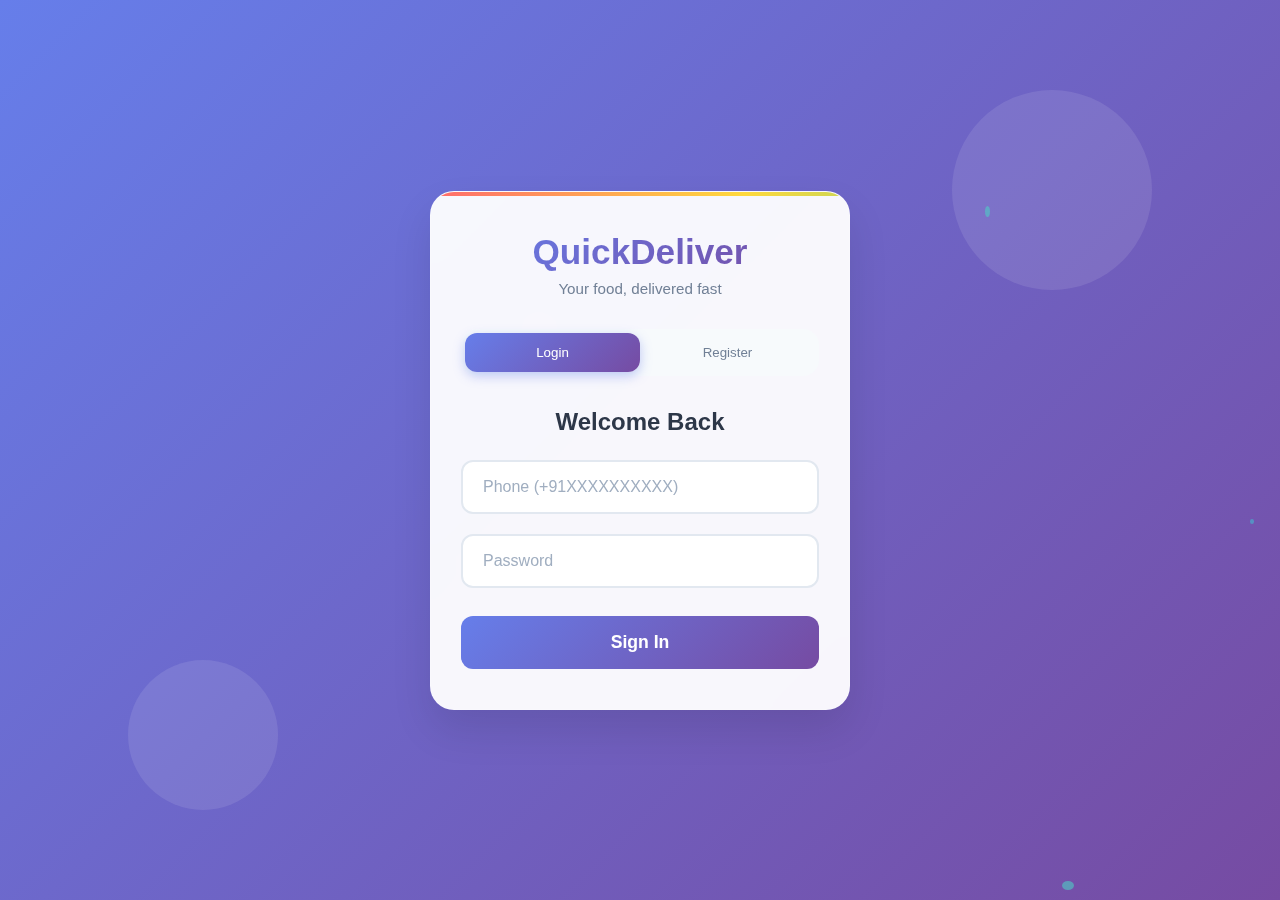
<file: index.html>
<!DOCTYPE html>
<html lang="en">
  <head>
    <meta charset="UTF-8" />
    <meta name="viewport" content="width=device-width, initial-scale=1.0" />
    <title>Delivery Login/Register</title>
    <style>
      * {
        margin: 0;
        padding: 0;
        box-sizing: border-box;
      }

      body {
        font-family: "Inter", -apple-system, BlinkMacSystemFont, sans-serif;
        background: linear-gradient(135deg, #667eea 0%, #764ba2 100%);
        min-height: 100vh;
        display: flex;
        align-items: center;
        justify-content: center;
        padding: 20px;
      }

      .container {
        width: 100%;
        max-width: 420px;
        background: rgba(255, 255, 255, 0.95);
        backdrop-filter: blur(10px);
        border-radius: 24px;
        padding: 40px 30px;
        box-shadow: 0 20px 40px rgba(0, 0, 0, 0.1);
        border: 1px solid rgba(255, 255, 255, 0.2);
        position: relative;
        overflow: hidden;
      }

      .container::before {
        content: "";
        position: absolute;
        top: 0;
        left: 0;
        right: 0;
        height: 4px;
        background: linear-gradient(
          90deg,
          #ff6b6b,
          #ffd93d,
          #6bcf7f,
          #4d96ff,
          #9c88ff
        );
        background-size: 300% 100%;
        animation: gradient 3s ease infinite;
      }

      @keyframes gradient {
        0% {
          background-position: 0% 50%;
        }
        50% {
          background-position: 100% 50%;
        }
        100% {
          background-position: 0% 50%;
        }
      }

      h1 {
        text-align: center;
        color: #2d3748;
        font-size: 2.2rem;
        font-weight: 700;
        margin-bottom: 8px;
        background: linear-gradient(135deg, #667eea, #764ba2);
        -webkit-background-clip: text;
        -webkit-text-fill-color: transparent;
        background-clip: text;
      }

      .subtitle {
        text-align: center;
        color: #718096;
        font-size: 0.95rem;
        margin-bottom: 32px;
      }

      #form-toggle {
        display: flex;
        background: #f7fafc;
        border-radius: 16px;
        padding: 4px;
        margin-bottom: 32px;
        position: relative;
      }

      #form-toggle button {
        flex: 1;
        padding: 12px 20px;
        border: none;
        background: transparent;
        color: #718096;
        font-weight: 500;
        border-radius: 12px;
        cursor: pointer;
        transition: all 0.3s ease;
        position: relative;
        z-index: 2;
      }

      #form-toggle button.active {
        color: white;
        background: linear-gradient(135deg, #667eea, #764ba2);
        box-shadow: 0 4px 12px rgba(102, 126, 234, 0.4);
      }

      form {
        display: none;
        animation: fadeIn 0.5s ease forwards;
      }

      form.active {
        display: block;
      }

      @keyframes fadeIn {
        from {
          opacity: 0;
          transform: translateY(20px);
        }
        to {
          opacity: 1;
          transform: translateY(0);
        }
      }

      h2 {
        color: #2d3748;
        font-size: 1.5rem;
        font-weight: 600;
        margin-bottom: 24px;
        text-align: center;
      }

      .input-group {
        position: relative;
        margin-bottom: 20px;
      }

      input {
        width: 100%;
        padding: 16px 20px;
        border: 2px solid #e2e8f0;
        border-radius: 12px;
        font-size: 1rem;
        transition: all 0.3s ease;
        background: #fff;
        color: #2d3748;
      }

      input:focus {
        outline: none;
        border-color: #667eea;
        box-shadow: 0 0 0 3px rgba(102, 126, 234, 0.1);
        transform: translateY(-2px);
      }

      input::placeholder {
        color: #a0aec0;
      }

      .submit-btn {
        width: 100%;
        padding: 16px;
        background: linear-gradient(135deg, #667eea, #764ba2);
        color: white;
        border: none;
        border-radius: 12px;
        font-size: 1.1rem;
        font-weight: 600;
        cursor: pointer;
        transition: all 0.3s ease;
        margin-top: 8px;
        position: relative;
        overflow: hidden;
      }

      .submit-btn:hover {
        transform: translateY(-2px);
        box-shadow: 0 8px 25px rgba(102, 126, 234, 0.4);
      }

      .submit-btn:active {
        transform: translateY(0);
      }

      .submit-btn::before {
        content: "";
        position: absolute;
        top: 0;
        left: -100%;
        width: 100%;
        height: 100%;
        background: linear-gradient(
          90deg,
          transparent,
          rgba(255, 255, 255, 0.2),
          transparent
        );
        transition: left 0.5s;
      }

      .submit-btn:hover::before {
        left: 100%;
      }

      #message {
        margin-top: 20px;
        padding: 12px 16px;
        border-radius: 8px;
        text-align: center;
        font-weight: 500;
        display: none;
      }

      .message.success {
        background: linear-gradient(135deg, #48bb78, #38a169);
        color: white;
        display: block;
      }

      .message.error {
        background: linear-gradient(135deg, #f56565, #e53e3e);
        color: white;
        display: block;
      }

      .message.info {
        background: linear-gradient(135deg, #4299e1, #3182ce);
        color: white;
        display: block;
      }

      /* Mobile Responsiveness */
      @media (max-width: 480px) {
        body {
          padding: 10px;
        }

        .container {
          padding: 30px 20px;
          border-radius: 20px;
        }

        h1 {
          font-size: 1.8rem;
        }

        #form-toggle button {
          padding: 10px 16px;
          font-size: 0.9rem;
        }

        input,
        .submit-btn {
          padding: 14px 16px;
        }
      }

      @media (max-width: 360px) {
        .container {
          padding: 25px 15px;
        }

        h1 {
          font-size: 1.6rem;
        }
      }

      /* Loading animation for buttons */
      .loading {
        position: relative;
        color: transparent !important;
      }

      .loading::after {
        content: "";
        position: absolute;
        width: 20px;
        height: 20px;
        top: 50%;
        left: 50%;
        margin-left: -10px;
        margin-top: -10px;
        border: 2px solid transparent;
        border-top: 2px solid white;
        border-radius: 50%;
        animation: spin 1s linear infinite;
      }

      @keyframes spin {
        0% {
          transform: rotate(0deg);
        }
        100% {
          transform: rotate(360deg);
        }
      }

      /* Floating elements for visual appeal */
      .floating-elements {
        position: fixed;
        top: 0;
        left: 0;
        width: 100%;
        height: 100%;
        pointer-events: none;
        z-index: -1;
      }

      .floating-elements::before,
      .floating-elements::after {
        content: "";
        position: absolute;
        border-radius: 50%;
        background: rgba(255, 255, 255, 0.1);
      }

      .floating-elements::before {
        width: 200px;
        height: 200px;
        top: 10%;
        right: 10%;
        animation: float 6s ease-in-out infinite;
      }

      .floating-elements::after {
        width: 150px;
        height: 150px;
        bottom: 10%;
        left: 10%;
        animation: float 8s ease-in-out infinite reverse;
      }

      @keyframes float {
        0%,
        100% {
          transform: translateY(0px);
        }
        50% {
          transform: translateY(-20px);
        }
      }
    </style>
  </head>
  <body>
    <div class="floating-elements"></div>

    <div class="container">
      <h1>QuickDeliver</h1>
      <p class="subtitle">Your food, delivered fast</p>

      <div id="form-toggle">
        <button id="login-toggle" class="active" onclick="showLogin()">
          Login
        </button>
        <button id="register-toggle" onclick="showRegister()">Register</button>
      </div>

      <form id="login-form" class="active">
        <h2>Welcome Back</h2>
        <div class="input-group">
          <input
            type="tel"
            id="login-phone"
            placeholder="Phone (+91XXXXXXXXXX)"
            required
          />
        </div>
        <div class="input-group">
          <input
            type="password"
            id="login-password"
            placeholder="Password"
            required
          />
        </div>
        <button type="submit" class="submit-btn">Sign In</button>
      </form>

      <form id="register-form">
        <h2>Create Account</h2>
        <div class="input-group">
          <input type="text" id="reg-name" placeholder="Full Name" required />
        </div>
        <div class="input-group">
          <input
            type="tel"
            id="reg-phone"
            placeholder="Phone (+91XXXXXXXXXX)"
            required
          />
        </div>
        <div class="input-group">
          <input type="email" id="reg-email" placeholder="Email (optional)" />
        </div>
        <div class="input-group">
          <input
            type="password"
            id="reg-password"
            placeholder="Create Password"
            required
          />
        </div>
        <button type="submit" class="submit-btn">Create Account</button>
      </form>

      <div id="message"></div>
    </div>

    <script>
      // Design-related JavaScript functions for visual enhancements

      // Form toggle functions (keeping your existing function names)
      function showLogin() {
        document.getElementById("login-form").classList.add("active");
        document.getElementById("register-form").classList.remove("active");
        document.getElementById("login-toggle").classList.add("active");
        document.getElementById("register-toggle").classList.remove("active");

        // Add smooth transition effect
        triggerFormTransition();
      }

      function showRegister() {
        document.getElementById("register-form").classList.add("active");
        document.getElementById("login-form").classList.remove("active");
        document.getElementById("register-toggle").classList.add("active");
        document.getElementById("login-toggle").classList.remove("active");

        // Add smooth transition effect
        triggerFormTransition();
      }

      // Visual transition effect for form switching
      function triggerFormTransition() {
        const container = document.querySelector(".container");
        container.style.transform = "scale(0.98)";
        setTimeout(() => {
          container.style.transform = "scale(1)";
        }, 150);
      }

      // Enhanced input interactions
      document.addEventListener("DOMContentLoaded", function () {
        // Add ripple effect to buttons
        addRippleEffect();

        // Initialize floating particles
        createFloatingParticles();

        // Add input focus animations
        enhanceInputs();

        // Add container entrance animation
        animateContainerEntrance();

        // Add parallax effect to floating elements
        addParallaxEffect();
      });

      // Ripple effect for buttons
      function addRippleEffect() {
        const buttons = document.querySelectorAll("button, .submit-btn");

        buttons.forEach((button) => {
          button.addEventListener("click", function (e) {
            const ripple = document.createElement("span");
            const rect = this.getBoundingClientRect();
            const size = Math.max(rect.width, rect.height);
            const x = e.clientX - rect.left - size / 2;
            const y = e.clientY - rect.top - size / 2;

            ripple.style.cssText = `
                        position: absolute;
                        border-radius: 50%;
                        background: rgba(255, 255, 255, 0.6);
                        width: ${size}px;
                        height: ${size}px;
                        left: ${x}px;
                        top: ${y}px;
                        transform: scale(0);
                        animation: ripple 0.6s linear;
                        pointer-events: none;
                    `;

            this.style.position = "relative";
            this.style.overflow = "hidden";
            this.appendChild(ripple);

            setTimeout(() => {
              ripple.remove();
            }, 600);
          });
        });

        // Add ripple animation CSS
        const style = document.createElement("style");
        style.textContent = `
                @keyframes ripple {
                    to {
                        transform: scale(4);
                        opacity: 0;
                    }
                }
            `;
        document.head.appendChild(style);
      }

      // Create floating particles for background
      function createFloatingParticles() {
        const particleCount = 6;
        const colors = ["#667eea", "#764ba2", "#ff6b6b", "#4ecdc4", "#45b7d1"];

        for (let i = 0; i < particleCount; i++) {
          const particle = document.createElement("div");
          particle.className = "floating-particle";
          particle.style.cssText = `
                    position: fixed;
                    width: ${Math.random() * 8 + 4}px;
                    height: ${Math.random() * 8 + 4}px;
                    background: ${
                      colors[Math.floor(Math.random() * colors.length)]
                    };
                    border-radius: 50%;
                    opacity: 0.6;
                    pointer-events: none;
                    z-index: -1;
                    left: ${Math.random() * 100}vw;
                    top: ${Math.random() * 100}vh;
                    animation: float-particle ${
                      Math.random() * 10 + 10
                    }s infinite linear;
                `;
          document.body.appendChild(particle);
        }

        // Add particle animation CSS
        const style = document.createElement("style");
        style.textContent = `
                @keyframes float-particle {
                    0% {
                        transform: translate(0, 100vh) rotate(0deg);
                        opacity: 0;
                    }
                    10% {
                        opacity: 0.6;
                    }
                    90% {
                        opacity: 0.6;
                    }
                    100% {
                        transform: translate(0, -100vh) rotate(360deg);
                        opacity: 0;
                    }
                }
            `;
        document.head.appendChild(style);
      }

      // Enhance input interactions
      function enhanceInputs() {
        const inputs = document.querySelectorAll("input");

        inputs.forEach((input) => {
          // Add focus wave effect
          input.addEventListener("focus", function () {
            this.style.animation = "input-focus 0.3s ease forwards";
          });

          input.addEventListener("blur", function () {
            this.style.animation = "input-blur 0.3s ease forwards";
          });

          // Add typing effect
          input.addEventListener("input", function () {
            this.style.transform = "scale(1.02)";
            setTimeout(() => {
              this.style.transform = "scale(1)";
            }, 100);
          });
        });

        // Add input animation CSS
        const style = document.createElement("style");
        style.textContent = `
                @keyframes input-focus {
                    0% { box-shadow: 0 0 0 3px rgba(102, 126, 234, 0); }
                    100% { box-shadow: 0 0 0 3px rgba(102, 126, 234, 0.1); }
                }
                
                @keyframes input-blur {
                    0% { box-shadow: 0 0 0 3px rgba(102, 126, 234, 0.1); }
                    100% { box-shadow: 0 0 0 3px rgba(102, 126, 234, 0); }
                }
            `;
        document.head.appendChild(style);
      }

      // Container entrance animation
      function animateContainerEntrance() {
        const container = document.querySelector(".container");
        container.style.opacity = "0";
        container.style.transform = "translateY(50px) scale(0.9)";

        setTimeout(() => {
          container.style.transition =
            "all 0.8s cubic-bezier(0.175, 0.885, 0.32, 1.275)";
          container.style.opacity = "1";
          container.style.transform = "translateY(0) scale(1)";
        }, 100);
      }

      // Parallax effect for floating elements
      function addParallaxEffect() {
        let mouseX = 0;
        let mouseY = 0;

        document.addEventListener("mousemove", (e) => {
          mouseX = (e.clientX / window.innerWidth) * 100;
          mouseY = (e.clientY / window.innerHeight) * 100;

          const floatingElements = document.querySelector(".floating-elements");
          if (floatingElements) {
            floatingElements.style.transform = `translate(${mouseX * 0.05}px, ${
              mouseY * 0.05
            }px)`;
          }

          // Move container slightly with mouse
          const container = document.querySelector(".container");
          container.style.transform = `translate(${mouseX * 0.01}px, ${
            mouseY * 0.01
          }px)`;
        });
      }

      // Add smooth scroll behavior for mobile
      function addSmoothScrolling() {
        document.documentElement.style.scrollBehavior = "smooth";
      }

      // Initialize smooth scrolling
      addSmoothScrolling();

      // Add device-specific enhancements
      if ("ontouchstart" in window) {
        // Touch device enhancements
        document.body.classList.add("touch-device");

        // Add touch feedback
        const style = document.createElement("style");
        style.textContent = `
                .touch-device button:active,
                .touch-device .submit-btn:active {
                    transform: scale(0.95) !important;
                    transition: transform 0.1s ease;
                }
            `;
        document.head.appendChild(style);
      }
    </script>
    <script src="script.js"></script>
  </body>
</html>
</file>
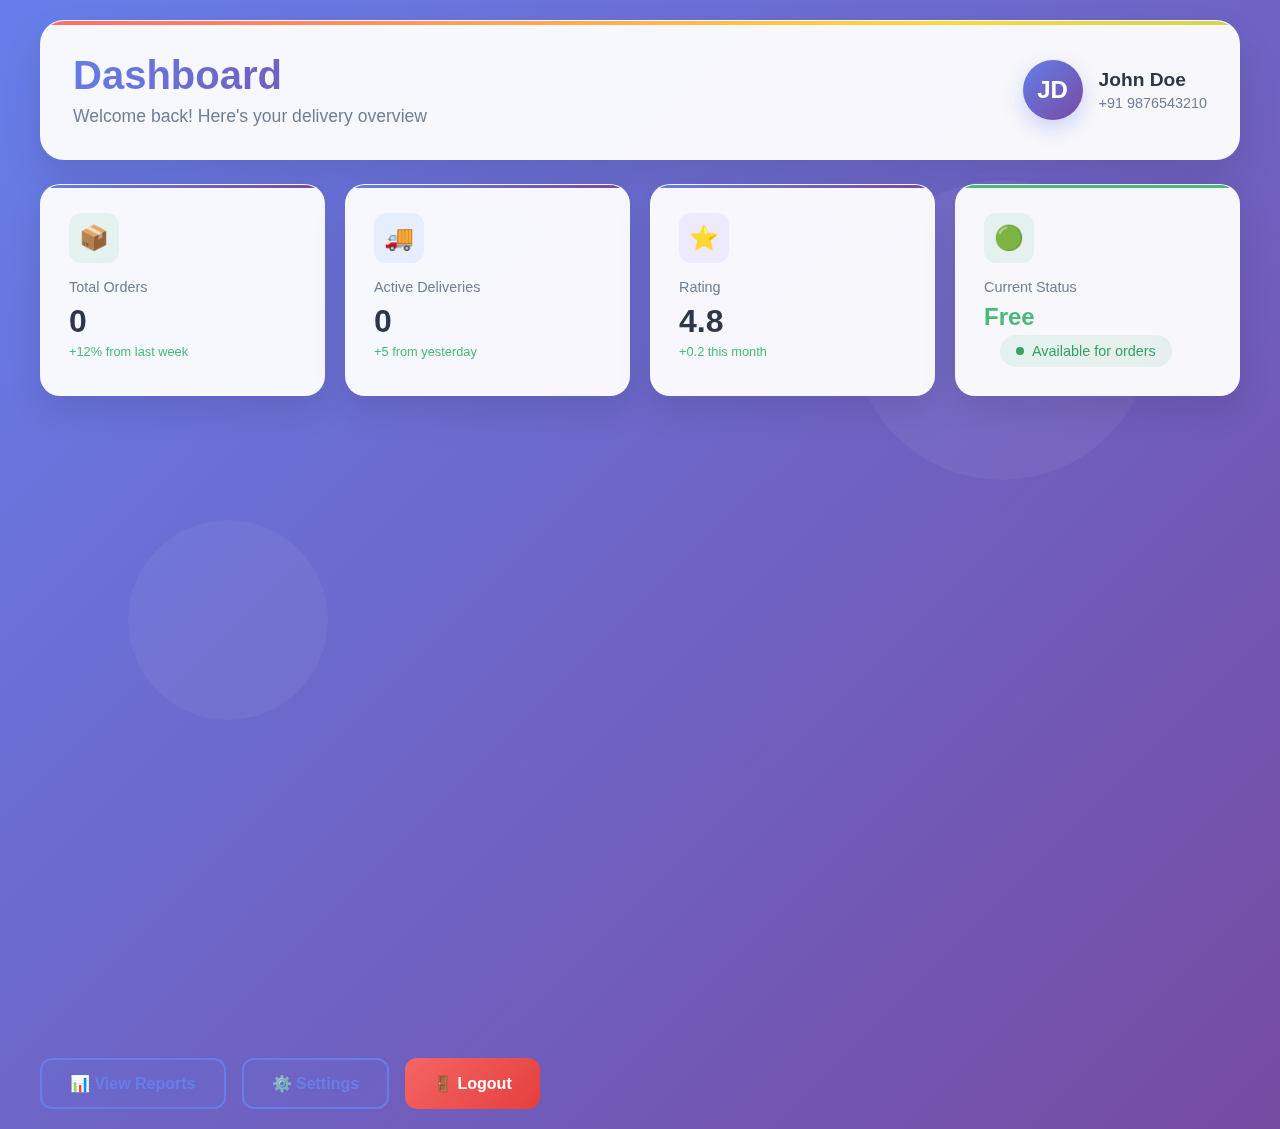
<file: dashboard.html>
<!DOCTYPE html>
<html lang="en">
  <head>
    <meta charset="UTF-8" />
    <meta name="viewport" content="width=device-width, initial-scale=1.0" />
    <title>QuickDeliver Dashboard</title>
    <style>
      * {
        margin: 0;
        padding: 0;
        box-sizing: border-box;
      }

      body {
        font-family: "Inter", -apple-system, BlinkMacSystemFont, sans-serif;
        background: linear-gradient(135deg, #667eea 0%, #764ba2 100%);
        min-height: 100vh;
        padding: 20px;
        color: #2d3748;
      }

      .dashboard-container {
        max-width: 1200px;
        margin: 0 auto;
        display: grid;
        gap: 24px;
        grid-template-columns: 1fr;
      }

      /* Header Section */
      .header-card {
        background: rgba(255, 255, 255, 0.95);
        backdrop-filter: blur(10px);
        border-radius: 24px;
        padding: 32px;
        box-shadow: 0 20px 40px rgba(0, 0, 0, 0.1);
        border: 1px solid rgba(255, 255, 255, 0.2);
        position: relative;
        overflow: hidden;
      }

      .header-card::before {
        content: "";
        position: absolute;
        top: 0;
        left: 0;
        right: 0;
        height: 4px;
        background: linear-gradient(
          90deg,
          #ff6b6b,
          #ffd93d,
          #6bcf7f,
          #4d96ff,
          #9c88ff
        );
        background-size: 300% 100%;
        animation: gradient 3s ease infinite;
      }

      @keyframes gradient {
        0% {
          background-position: 0% 50%;
        }
        50% {
          background-position: 100% 50%;
        }
        100% {
          background-position: 0% 50%;
        }
      }

      .header-content {
        display: flex;
        justify-content: space-between;
        align-items: center;
        flex-wrap: wrap;
        gap: 20px;
      }

      .welcome-section h1 {
        font-size: 2.5rem;
        font-weight: 700;
        background: linear-gradient(135deg, #667eea, #764ba2);
        -webkit-background-clip: text;
        -webkit-text-fill-color: transparent;
        background-clip: text;
        margin-bottom: 8px;
      }

      .user-info {
        display: flex;
        align-items: center;
        gap: 16px;
      }

      .user-avatar {
        width: 60px;
        height: 60px;
        border-radius: 50%;
        background: linear-gradient(135deg, #667eea, #764ba2);
        display: flex;
        align-items: center;
        justify-content: center;
        color: white;
        font-size: 1.5rem;
        font-weight: bold;
        box-shadow: 0 8px 20px rgba(102, 126, 234, 0.3);
      }

      .user-details h3 {
        font-size: 1.2rem;
        font-weight: 600;
        margin-bottom: 4px;
      }

      .user-details p {
        color: #718096;
        font-size: 0.9rem;
      }

      /* Stats Grid */
      .stats-grid {
        display: grid;
        grid-template-columns: repeat(auto-fit, minmax(250px, 1fr));
        gap: 20px;
      }

      .stat-card {
        background: rgba(255, 255, 255, 0.95);
        backdrop-filter: blur(10px);
        border-radius: 20px;
        padding: 28px;
        box-shadow: 0 15px 35px rgba(0, 0, 0, 0.1);
        border: 1px solid rgba(255, 255, 255, 0.2);
        transition: all 0.3s ease;
        position: relative;
        overflow: hidden;
      }

      .stat-card:hover {
        transform: translateY(-8px);
        box-shadow: 0 25px 50px rgba(0, 0, 0, 0.15);
      }

      .stat-card::before {
        content: "";
        position: absolute;
        top: 0;
        left: 0;
        right: 0;
        height: 3px;
        background: var(
          --accent-color,
          linear-gradient(90deg, #667eea, #764ba2)
        );
      }

      .stat-card.status-card::before {
        background: var(--status-color, #48bb78);
      }

      .stat-icon {
        width: 50px;
        height: 50px;
        border-radius: 12px;
        background: var(--icon-bg, rgba(102, 126, 234, 0.1));
        display: flex;
        align-items: center;
        justify-content: center;
        margin-bottom: 16px;
        font-size: 1.5rem;
      }

      .stat-title {
        font-size: 0.9rem;
        color: #718096;
        font-weight: 500;
        margin-bottom: 8px;
      }

      .stat-value {
        font-size: 2rem;
        font-weight: 700;
        color: #2d3748;
        margin-bottom: 4px;
      }

      .stat-change {
        font-size: 0.8rem;
        font-weight: 500;
      }

      .stat-change.positive {
        color: #48bb78;
      }

      .stat-change.negative {
        color: #f56565;
      }

      /* Status Section */
      .status-section {
        background: rgba(255, 255, 255, 0.95);
        backdrop-filter: blur(10px);
        border-radius: 20px;
        padding: 32px;
        box-shadow: 0 15px 35px rgba(0, 0, 0, 0.1);
        border: 1px solid rgba(255, 255, 255, 0.2);
      }

      .section-title {
        font-size: 1.5rem;
        font-weight: 600;
        margin-bottom: 24px;
        display: flex;
        align-items: center;
        gap: 12px;
      }

      .status-controls {
        display: flex;
        gap: 16px;
        align-items: center;
        flex-wrap: wrap;
      }

      .status-select {
        padding: 12px 20px;
        border: 2px solid #e2e8f0;
        border-radius: 12px;
        font-size: 1rem;
        background: white;
        color: #2d3748;
        cursor: pointer;
        transition: all 0.3s ease;
        min-width: 150px;
      }

      .status-select:focus {
        outline: none;
        border-color: #667eea;
        box-shadow: 0 0 0 3px rgba(102, 126, 234, 0.1);
      }

      .update-btn {
        padding: 12px 24px;
        background: linear-gradient(135deg, #667eea, #764ba2);
        color: white;
        border: none;
        border-radius: 12px;
        font-size: 1rem;
        font-weight: 600;
        cursor: pointer;
        transition: all 0.3s ease;
        position: relative;
        overflow: hidden;
      }

      .update-btn:hover {
        transform: translateY(-2px);
        box-shadow: 0 8px 25px rgba(102, 126, 234, 0.4);
      }

      .status-indicator {
        display: inline-flex;
        align-items: center;
        gap: 8px;
        padding: 8px 16px;
        border-radius: 20px;
        font-size: 0.9rem;
        font-weight: 500;
        margin-left: 16px;
      }

      .status-indicator.free {
        background: rgba(72, 187, 120, 0.1);
        color: #38a169;
      }

      .status-indicator.occupied {
        background: rgba(245, 101, 101, 0.1);
        color: #e53e3e;
      }

      .status-dot {
        width: 8px;
        height: 8px;
        border-radius: 50%;
        background: currentColor;
        animation: pulse 2s infinite;
      }

      @keyframes pulse {
        0%,
        100% {
          opacity: 1;
        }
        50% {
          opacity: 0.5;
        }
      }

      /* Recent Calls Section */
      .calls-section {
        background: rgba(255, 255, 255, 0.95);
        backdrop-filter: blur(10px);
        border-radius: 20px;
        padding: 32px;
        box-shadow: 0 15px 35px rgba(0, 0, 0, 0.1);
        border: 1px solid rgba(255, 255, 255, 0.2);
      }

      .call-list {
        list-style: none;
        display: flex;
        flex-direction: column;
        gap: 16px;
      }

      .call-item {
        display: flex;
        align-items: center;
        justify-content: space-between;
        padding: 20px;
        background: #f8fafc;
        border-radius: 16px;
        border-left: 4px solid #667eea;
        transition: all 0.3s ease;
      }

      .call-item:hover {
        background: #edf2f7;
        transform: translateX(4px);
      }

      .call-info {
        display: flex;
        align-items: center;
        gap: 16px;
      }

      .call-icon {
        width: 40px;
        height: 40px;
        border-radius: 10px;
        background: rgba(102, 126, 234, 0.1);
        display: flex;
        align-items: center;
        justify-content: center;
        font-size: 1.2rem;
        color: #667eea;
      }

      .call-details h4 {
        font-size: 1rem;
        font-weight: 600;
        margin-bottom: 4px;
      }

      .call-details p {
        font-size: 0.85rem;
        color: #718096;
      }

      .call-time {
        font-size: 0.8rem;
        color: #a0aec0;
        font-weight: 500;
      }

      .call-status {
        padding: 4px 12px;
        border-radius: 12px;
        font-size: 0.75rem;
        font-weight: 500;
        text-transform: uppercase;
      }

      .call-status.completed {
        background: rgba(72, 187, 120, 0.1);
        color: #38a169;
      }

      .call-status.missed {
        background: rgba(245, 101, 101, 0.1);
        color: #e53e3e;
      }

      .call-status.ongoing {
        background: rgba(66, 153, 225, 0.1);
        color: #3182ce;
      }

      /* Action Buttons */
      .action-buttons {
        display: flex;
        gap: 16px;
        margin-top: 32px;
        flex-wrap: wrap;
      }

      .action-btn {
        padding: 14px 28px;
        border: none;
        border-radius: 12px;
        font-size: 1rem;
        font-weight: 600;
        cursor: pointer;
        transition: all 0.3s ease;
        position: relative;
        overflow: hidden;
      }

      .logout-btn {
        background: linear-gradient(135deg, #f56565, #e53e3e);
        color: white;
      }

      .logout-btn:hover {
        transform: translateY(-2px);
        box-shadow: 0 8px 25px rgba(245, 101, 101, 0.4);
      }

      .secondary-btn {
        background: rgba(102, 126, 234, 0.1);
        color: #667eea;
        border: 2px solid #667eea;
      }

      .secondary-btn:hover {
        background: #667eea;
        color: white;
        transform: translateY(-2px);
      }

      /* Loading States */
      .loading {
        position: relative;
        color: transparent !important;
      }

      .loading::after {
        content: "";
        position: absolute;
        width: 20px;
        height: 20px;
        top: 50%;
        left: 50%;
        margin-left: -10px;
        margin-top: -10px;
        border: 2px solid transparent;
        border-top: 2px solid currentColor;
        border-radius: 50%;
        animation: spin 1s linear infinite;
      }

      @keyframes spin {
        0% {
          transform: rotate(0deg);
        }
        100% {
          transform: rotate(360deg);
        }
      }

      /* Floating Background Elements */
      .floating-elements {
        position: fixed;
        top: 0;
        left: 0;
        width: 100%;
        height: 100%;
        pointer-events: none;
        z-index: -1;
      }

      .floating-elements::before,
      .floating-elements::after {
        content: "";
        position: absolute;
        border-radius: 50%;
        background: rgba(255, 255, 255, 0.05);
      }

      .floating-elements::before {
        width: 300px;
        height: 300px;
        top: 20%;
        right: 10%;
        animation: float 8s ease-in-out infinite;
      }

      .floating-elements::after {
        width: 200px;
        height: 200px;
        bottom: 20%;
        left: 10%;
        animation: float 6s ease-in-out infinite reverse;
      }

      @keyframes float {
        0%,
        100% {
          transform: translateY(0px) rotate(0deg);
        }
        50% {
          transform: translateY(-30px) rotate(180deg);
        }
      }

      /* Mobile Responsiveness */
      @media (max-width: 768px) {
        body {
          padding: 10px;
        }

        .dashboard-container {
          gap: 16px;
        }

        .header-card {
          padding: 24px;
        }

        .header-content {
          flex-direction: column;
          text-align: center;
        }

        .welcome-section h1 {
          font-size: 2rem;
        }

        .stats-grid {
          grid-template-columns: 1fr;
        }

        .stat-card {
          padding: 20px;
        }

        .status-controls {
          flex-direction: column;
          align-items: stretch;
        }

        .status-select,
        .update-btn {
          width: 100%;
        }

        .call-item {
          flex-direction: column;
          gap: 12px;
          text-align: center;
        }

        .action-buttons {
          flex-direction: column;
        }

        .action-btn {
          width: 100%;
        }
      }

      @media (max-width: 480px) {
        .header-card,
        .stat-card,
        .status-section,
        .calls-section {
          padding: 16px;
        }

        .welcome-section h1 {
          font-size: 1.8rem;
        }

        .user-avatar {
          width: 50px;
          height: 50px;
          font-size: 1.2rem;
        }
      }
    </style>
  </head>
  <body>
    <div class="floating-elements"></div>

    <div class="dashboard-container">
      <!-- Header Section -->
      <div class="header-card">
        <div class="header-content">
          <div class="welcome-section">
            <h1>Dashboard</h1>
            <p style="color: #718096; font-size: 1.1rem">
              Welcome back! Here's your delivery overview
            </p>
          </div>
          <div class="user-info" id="user-info">
            <div class="user-avatar" id="user-avatar">JD</div>
            <div class="user-details">
              <h3 id="user-name">John Doe</h3>
              <p id="user-phone">+91 9876543210</p>
            </div>
          </div>
        </div>
      </div>

      <!-- Stats Grid -->
      <div class="stats-grid">
        <div class="stat-card">
          <div
            class="stat-icon"
            style="--icon-bg: rgba(72, 187, 120, 0.1); color: #48bb78"
          >
            📦
          </div>
          <div class="stat-title">Total Orders</div>
          <div class="stat-value" id="total-orders">0</div>
          <div class="stat-change positive">+12% from last week</div>
        </div>

        <div class="stat-card">
          <div
            class="stat-icon"
            style="--icon-bg: rgba(66, 153, 225, 0.1); color: #4299e1"
          >
            🚚
          </div>
          <div class="stat-title">Active Deliveries</div>
          <div class="stat-value" id="active-deliveries">0</div>
          <div class="stat-change positive">+5 from yesterday</div>
        </div>

        <div class="stat-card">
          <div
            class="stat-icon"
            style="--icon-bg: rgba(159, 122, 234, 0.1); color: #9f7aea"
          >
            ⭐
          </div>
          <div class="stat-title">Rating</div>
          <div class="stat-value" id="user-rating">4.8</div>
          <div class="stat-change positive">+0.2 this month</div>
        </div>

        <div class="stat-card status-card" style="--status-color: #48bb78">
          <div
            class="stat-icon"
            style="--icon-bg: rgba(72, 187, 120, 0.1); color: #48bb78"
          >
            🟢
          </div>
          <div class="stat-title">Current Status</div>
          <div
            class="stat-value"
            style="font-size: 1.5rem; color: #48bb78"
            id="current-status-display"
          >
            Free
          </div>
          <div class="status-indicator free" id="status-indicator">
            <div class="status-dot"></div>
            Available for orders
          </div>
        </div>
      </div>

      <!-- Status Update Section -->
      <div class="status-section">
        <h2 class="section-title">
          <span style="font-size: 1.5rem">⚡</span>
          Update Status
        </h2>
        <div class="status-controls">
          <select id="status-select" class="status-select">
            <option value="free">🟢 Free - Available for orders</option>
            <option value="occupied">🔴 Occupied - Currently busy</option>
          </select>
          <button class="update-btn" onclick="updateStatus()">
            Update Status
          </button>
        </div>
      </div>

      <!-- Recent Calls Section -->
      <div class="calls-section">
        <h2 class="section-title">
          <span style="font-size: 1.5rem">📞</span>
          Recent Activity
        </h2>
        <ul class="call-list" id="call-list">
          <!-- Sample call items - replace with dynamic content -->
          <li class="call-item">
            <div class="call-info">
              <div class="call-icon">📞</div>
              <div class="call-details">
                <h4>Restaurant Order Call</h4>
                <p>+91 9876543210 • Downtown Restaurant</p>
              </div>
            </div>
            <div
              style="
                display: flex;
                flex-direction: column;
                align-items: flex-end;
                gap: 4px;
              "
            >
              <div class="call-status completed">Completed</div>
              <div class="call-time">2 hours ago</div>
            </div>
          </li>

          <li class="call-item">
            <div class="call-info">
              <div class="call-icon">📱</div>
              <div class="call-details">
                <h4>Customer Inquiry</h4>
                <p>+91 8765432109 • Order #12345</p>
              </div>
            </div>
            <div
              style="
                display: flex;
                flex-direction: column;
                align-items: flex-end;
                gap: 4px;
              "
            >
              <div class="call-status ongoing">Ongoing</div>
              <div class="call-time">30 min ago</div>
            </div>
          </li>

          <li class="call-item">
            <div class="call-info">
              <div class="call-icon">❌</div>
              <div class="call-details">
                <h4>Missed Call</h4>
                <p>+91 7654321098 • Unknown</p>
              </div>
            </div>
            <div
              style="
                display: flex;
                flex-direction: column;
                align-items: flex-end;
                gap: 4px;
              "
            >
              <div class="call-status missed">Missed</div>
              <div class="call-time">1 hour ago</div>
            </div>
          </li>
        </ul>
      </div>

      <!-- Action Buttons -->
      <div class="action-buttons">
        <button class="action-btn secondary-btn">📊 View Reports</button>
        <button class="action-btn secondary-btn">⚙️ Settings</button>
        <button class="action-btn logout-btn" onclick="logout()">
          🚪 Logout
        </button>
      </div>
    </div>

    <script>
      // Design-related JavaScript for dashboard interactions

      // Initialize dashboard animations
      document.addEventListener("DOMContentLoaded", function () {
        initializeDashboard();
        loadDashboard(); // Your existing function call
      });

      function initializeDashboard() {
        // Animate cards on load
        animateCardsEntrance();

        // Add interactive effects
        addCardHoverEffects();
        addButtonRippleEffects();
        addParallaxEffect();

        // Initialize status animations
        updateStatusDisplay();

        // Add loading animations for async operations
        setupLoadingStates();

        // Mobile touch enhancements
        if ("ontouchstart" in window) {
          addTouchEnhancements();
        }
      }

      // Card entrance animations
      function animateCardsEntrance() {
        const cards = document.querySelectorAll(
          ".header-card, .stat-card, .status-section, .calls-section"
        );

        cards.forEach((card, index) => {
          card.style.opacity = "0";
          card.style.transform = "translateY(30px)";

          setTimeout(() => {
            card.style.transition =
              "all 0.6s cubic-bezier(0.175, 0.885, 0.32, 1.275)";
            card.style.opacity = "1";
            card.style.transform = "translateY(0)";
          }, index * 150);
        });
      }

      // Enhanced hover effects for cards
      function addCardHoverEffects() {
        const statCards = document.querySelectorAll(".stat-card");

        statCards.forEach((card) => {
          card.addEventListener("mouseenter", function () {
            this.style.transform = "translateY(-8px) scale(1.02)";
          });

          card.addEventListener("mouseleave", function () {
            this.style.transform = "translateY(0) scale(1)";
          });
        });
      }

      // Ripple effects for buttons
      function addButtonRippleEffects() {
        const buttons = document.querySelectorAll("button, .action-btn");

        buttons.forEach((button) => {
          button.addEventListener("click", function (e) {
            const ripple = document.createElement("span");
            const rect = this.getBoundingClientRect();
            const size = Math.max(rect.width, rect.height);
            const x = e.clientX - rect.left - size / 2;
            const y = e.clientY - rect.top - size / 2;

            ripple.style.cssText = `
                        position: absolute;
                        border-radius: 50%;
                        background: rgba(255, 255, 255, 0.6);
                        width: ${size}px;
                        height: ${size}px;
                        left: ${x}px;
                        top: ${y}px;
                        transform: scale(0);
                        animation: ripple 0.6s linear;
                        pointer-events: none;
                    `;

            this.style.position = "relative";
            this.style.overflow = "hidden";
            this.appendChild(ripple);

            setTimeout(() => ripple.remove(), 600);
          });
        });

        // Add ripple CSS
        const style = document.createElement("style");
        style.textContent = `
                @keyframes ripple {
                    to {
                        transform: scale(4);
                        opacity: 0;
                    }
                }
            `;
        document.head.appendChild(style);
      }

      // Status update with animations
      function updateStatus() {
        const select = document.getElementById("status-select");
        const updateBtn = document.querySelector(".update-btn");
        const statusCard = document.querySelector(".status-card");

        // Loading state
        updateBtn.classList.add("loading");

        setTimeout(() => {
          updateBtn.classList.remove("loading");
          updateStatusDisplay();

          // Flash effect for status card
          statusCard.style.animation = "flash 0.5s ease";
          setTimeout(() => {
            statusCard.style.animation = "";
          }, 500);

          // Show success feedback
          showNotification("Status updated successfully!", "success");
        }, 1000);

        // Add flash animation CSS
        const style = document.createElement("style");
        style.textContent = `
                @keyframes flash {
                    0%, 100% { background: rgba(255, 255, 255, 0.95); }
                    50% { background: rgba(102, 126, 234, 0.1); }
                }
            `;
        document.head.appendChild(style);
      }

      // Update status display
      function updateStatusDisplay() {
        const select = document.getElementById("status-select");
        const statusDisplay = document.getElementById("current-status-display");
        const statusIndicator = document.getElementById("status-indicator");
        const statusCard = document.querySelector(".status-card");

        const value = select.value;
        const isFree = value === "free";

        statusDisplay.textContent = isFree ? "Free" : "Occupied";
        statusDisplay.style.color = isFree ? "#48bb78" : "#f56565";

        statusIndicator.className = `status-indicator ${value}`;
        statusIndicator.innerHTML = `
                <div class="status-dot"></div>
                ${isFree ? "Available for orders" : "Currently busy"}
            `;

        statusCard.style.setProperty(
          "--status-color",
          isFree ? "#48bb78" : "#f56565"
        );
      }

      // Notification system
      function showNotification(message, type = "info") {
        const notification = document.createElement("div");
        notification.style.cssText = `
                position: fixed;
                top: 20px;
                right: 20px;
                padding: 16px 24px;
                border-radius: 12px;
                color: white;
                font-weight: 500;
                z-index: 1000;
                animation: slideIn 0.3s ease, slideOut 0.3s ease 2.7s;
                background: ${
                  type === "success"
                    ? "linear-gradient(135deg, #48bb78, #38a169)"
                    : "linear-gradient(135deg, #4299e1, #3182ce)"
                };
                box-shadow: 0 8px 25px rgba(0, 0, 0, 0.2);
            `;
        notification.textContent = message;

        document.body.appendChild(notification);

        setTimeout(() => notification.remove(), 3000);

        // Add slide animations
        const style = document.createElement("style");
        style.textContent = `
                @keyframes slideIn {
                    from { transform: translateX(100%); opacity: 0; }
                    to { transform: translateX(0); opacity: 1; }
                }
                @keyframes slideOut {
                    from { transform: translateX(0); opacity: 1; }
                    to { transform: translateX(100%); opacity: 0; }
                }
            `;
        document.head.appendChild(style);
      }

      // Parallax effect for floating elements
      function addParallaxEffect() {
        let mouseX = 0;
        let mouseY = 0;

        document.addEventListener("mousemove", (e) => {
          mouseX = (e.clientX / window.innerWidth) * 100;
          mouseY = (e.clientY / window.innerHeight) * 100;

          const floatingElements = document.querySelector(".floating-elements");
          if (floatingElements) {
            floatingElements.style.transform = `translate(${mouseX * 0.02}px, ${
              mouseY * 0.02
            }px)`;
          }
        });
      }
    </script>
    <script src="script.js"></script>
  </body>
</html>
</file>
